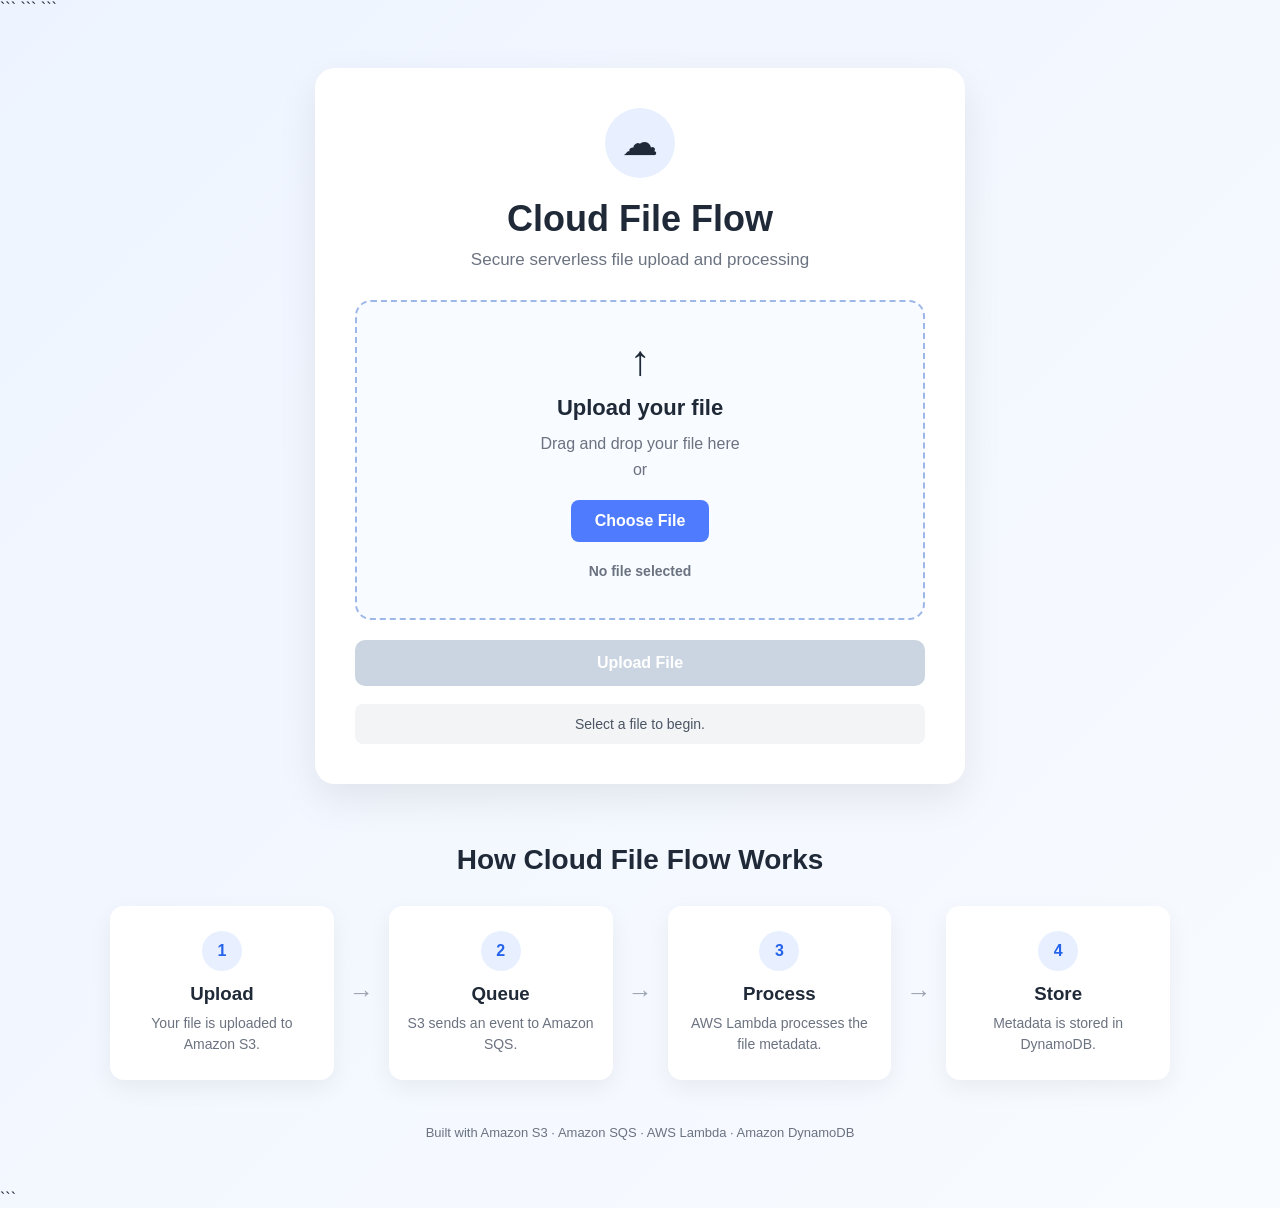
<file: index.html>
<!DOCTYPE html>

<html lang="en">
<head>
    <meta charset="UTF-8">
    <meta name="viewport" content="width=device-width, initial-scale=1.0">

```
<title>Cloud File Flow</title>

<link rel="stylesheet" href="style.css">
```

</head>

<body>

```
<main class="page">

    <section class="upload-card">

        <div class="logo">
            ☁
        </div>

        <h1>Cloud File Flow</h1>

        <p class="subtitle">
            Secure serverless file upload and processing
        </p>

        <div class="upload-area" id="uploadArea">

            <div class="upload-icon">
                ↑
            </div>

            <h2>Upload your file</h2>

            <p>
                Drag and drop your file here
                <br>
                or
            </p>

            <label for="fileInput" class="choose-button">
                Choose File
            </label>

            <input
                type="file"
                id="fileInput"
                hidden
            >

            <p class="file-info" id="fileInfo">
                No file selected
            </p>

        </div>

        <button
            id="uploadButton"
            class="upload-button"
            disabled
        >
            Upload File
        </button>

        <div class="status-box" id="statusBox">
            <span id="status">Select a file to begin.</span>
        </div>

    </section>


    <section class="workflow">

        <h2>How Cloud File Flow Works</h2>

        <div class="steps">

            <div class="step">
                <div class="step-icon">1</div>
                <h3>Upload</h3>
                <p>
                    Your file is uploaded to Amazon S3.
                </p>
            </div>

            <div class="arrow">→</div>

            <div class="step">
                <div class="step-icon">2</div>
                <h3>Queue</h3>
                <p>
                    S3 sends an event to Amazon SQS.
                </p>
            </div>

            <div class="arrow">→</div>

            <div class="step">
                <div class="step-icon">3</div>
                <h3>Process</h3>
                <p>
                    AWS Lambda processes the file metadata.
                </p>
            </div>

            <div class="arrow">→</div>

            <div class="step">
                <div class="step-icon">4</div>
                <h3>Store</h3>
                <p>
                    Metadata is stored in DynamoDB.
                </p>
            </div>

        </div>

    </section>


    <footer>
        <p>
            Built with Amazon S3 · Amazon SQS · AWS Lambda · Amazon DynamoDB
        </p>
    </footer>

</main>


<script src="script.js"></script>
```

</body>
</html>
</file>
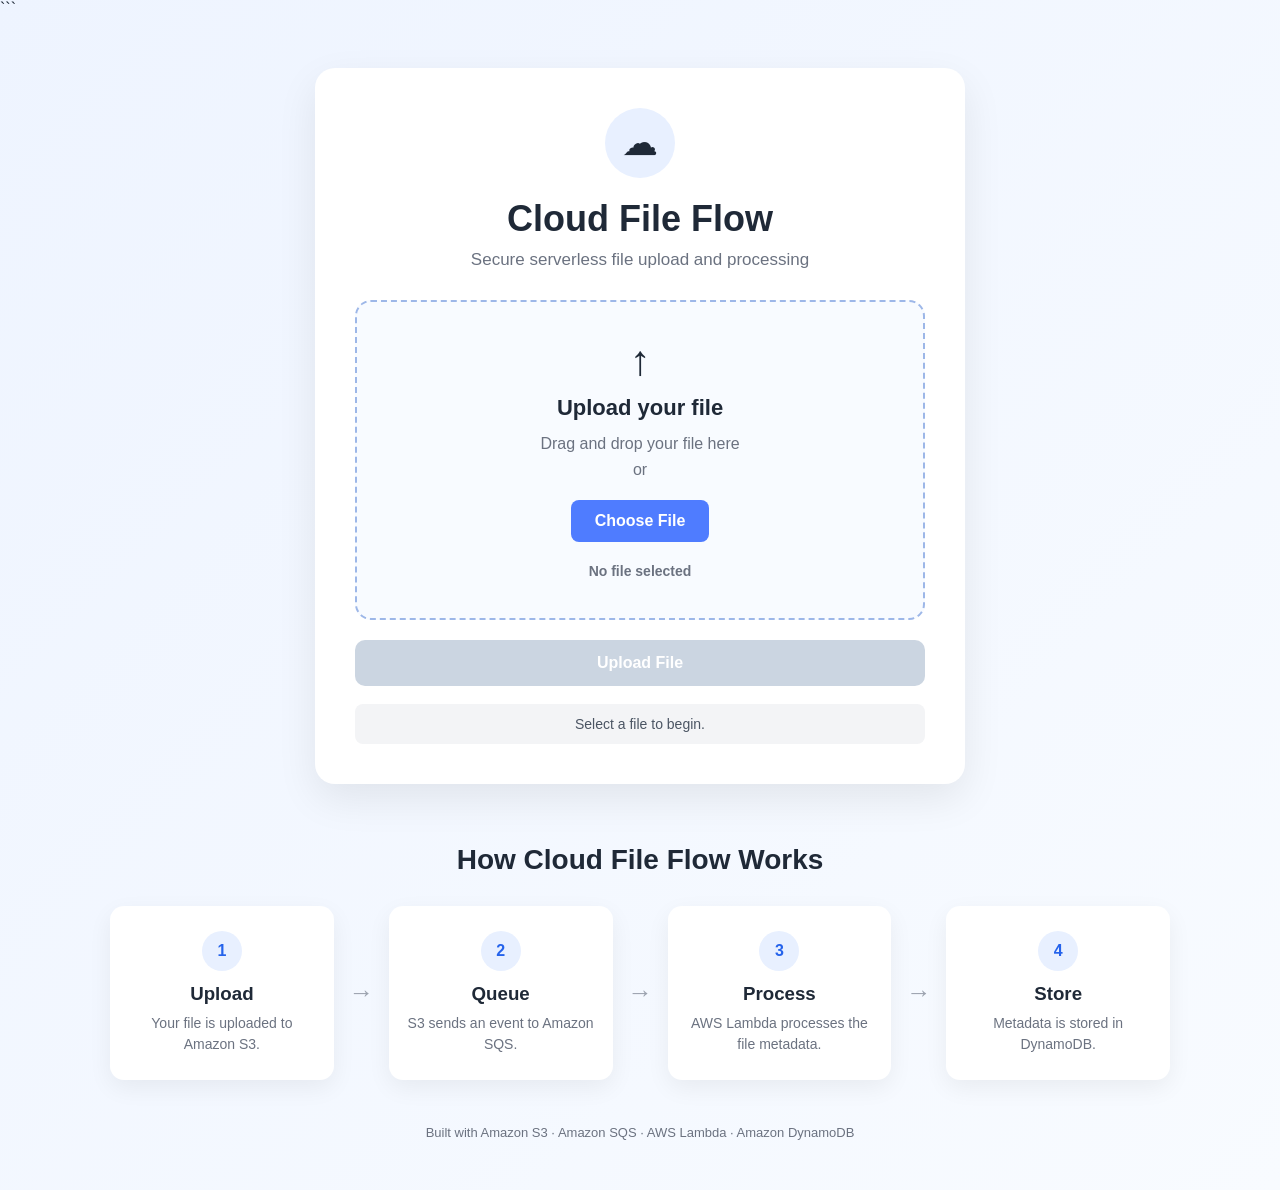
<file: website/index.html>
<!DOCTYPE html>

<html lang="en">
<head>
    <meta charset="UTF-8">
    <meta name="viewport" content="width=device-width, initial-scale=1.0">

```
<title>Cloud File Flow</title>

<link rel="stylesheet" href="style.css">

</head>

<body>


<main class="page">

    <section class="upload-card">

        <div class="logo">
            ☁
        </div>

        <h1>Cloud File Flow</h1>

        <p class="subtitle">
            Secure serverless file upload and processing
        </p>

        <div class="upload-area" id="uploadArea">

            <div class="upload-icon">
                ↑
            </div>

            <h2>Upload your file</h2>

            <p>
                Drag and drop your file here
                <br>
                or
            </p>

            <label for="fileInput" class="choose-button">
                Choose File
            </label>

            <input
                type="file"
                id="fileInput"
                hidden
            >

            <p class="file-info" id="fileInfo">
                No file selected
            </p>

        </div>

        <button
            id="uploadButton"
            class="upload-button"
            disabled
        >
            Upload File
        </button>

        <div class="status-box" id="statusBox">
            <span id="status">Select a file to begin.</span>
        </div>

    </section>


    <section class="workflow">

        <h2>How Cloud File Flow Works</h2>

        <div class="steps">

            <div class="step">
                <div class="step-icon">1</div>
                <h3>Upload</h3>
                <p>
                    Your file is uploaded to Amazon S3.
                </p>
            </div>

            <div class="arrow">→</div>

            <div class="step">
                <div class="step-icon">2</div>
                <h3>Queue</h3>
                <p>
                    S3 sends an event to Amazon SQS.
                </p>
            </div>

            <div class="arrow">→</div>

            <div class="step">
                <div class="step-icon">3</div>
                <h3>Process</h3>
                <p>
                    AWS Lambda processes the file metadata.
                </p>
            </div>

            <div class="arrow">→</div>

            <div class="step">
                <div class="step-icon">4</div>
                <h3>Store</h3>
                <p>
                    Metadata is stored in DynamoDB.
                </p>
            </div>

        </div>

    </section>


    <footer>
        <p>
            Built with Amazon S3 · Amazon SQS · AWS Lambda · Amazon DynamoDB
        </p>
    </footer>

</main>


<script src="script.js"></script>

</body>
</html>
</file>
<file: style.css>
* {
  margin: 0;
  padding: 0;
  box-sizing: border-box;
  }

body {
font-family: Arial, Helvetica, sans-serif;
background: linear-gradient(135deg, #eef4ff, #f8fbff);
color: #1f2937;
min-height: 100vh;
}

.page {
width: 100%;
max-width: 1100px;
margin: 0 auto;
padding: 50px 20px;
}

/* Upload Card */

.upload-card {
background: white;
max-width: 650px;
margin: 0 auto;
padding: 40px;
border-radius: 20px;
text-align: center;
box-shadow: 0 15px 40px rgba(0, 0, 0, 0.08);
}

.logo {
width: 70px;
height: 70px;
margin: 0 auto 20px;
display: flex;
align-items: center;
justify-content: center;
border-radius: 50%;
background: #e8f0ff;
font-size: 36px;
}

h1 {
font-size: 36px;
margin-bottom: 10px;
}

.subtitle {
color: #6b7280;
font-size: 17px;
margin-bottom: 30px;
}

/* Upload Area */

.upload-area {
border: 2px dashed #9db7e8;
border-radius: 16px;
padding: 35px 20px;
background: #f8fbff;
transition: 0.2s ease;
}

.upload-area:hover {
border-color: #4f7cff;
background: #f2f6ff;
}

.upload-icon {
font-size: 42px;
margin-bottom: 10px;
}

.upload-area h2 {
font-size: 22px;
margin-bottom: 10px;
}

.upload-area p {
color: #6b7280;
line-height: 1.6;
}

.choose-button {
display: inline-block;
margin-top: 18px;
padding: 12px 24px;
border-radius: 8px;
background: #4f7cff;
color: white;
font-weight: bold;
cursor: pointer;
transition: 0.2s ease;
}

.choose-button:hover {
background: #365fd6;
}

.file-info {
margin-top: 18px;
font-size: 14px;
font-weight: bold;
}

/* Upload Button */

.upload-button {
width: 100%;
margin-top: 20px;
padding: 14px;
border: none;
border-radius: 10px;
background: #2563eb;
color: white;
font-size: 16px;
font-weight: bold;
cursor: pointer;
transition: 0.2s ease;
}

.upload-button:hover:not(:disabled) {
background: #1d4ed8;
}

.upload-button:disabled {
background: #cbd5e1;
cursor: not-allowed;
}

/* Status */

.status-box {
margin-top: 18px;
padding: 12px;
border-radius: 8px;
background: #f3f4f6;
color: #4b5563;
font-size: 14px;
}

/* Workflow */

.workflow {
margin-top: 60px;
text-align: center;
}

.workflow h2 {
font-size: 28px;
margin-bottom: 30px;
}

.steps {
display: flex;
align-items: stretch;
justify-content: center;
gap: 15px;
}

.step {
flex: 1;
background: white;
padding: 25px 15px;
border-radius: 14px;
box-shadow: 0 8px 25px rgba(0, 0, 0, 0.06);
}

.step-icon {
width: 40px;
height: 40px;
margin: 0 auto 12px;
display: flex;
align-items: center;
justify-content: center;
border-radius: 50%;
background: #e8f0ff;
color: #2563eb;
font-weight: bold;
}

.step h3 {
margin-bottom: 8px;
}

.step p {
color: #6b7280;
font-size: 14px;
line-height: 1.5;
}

.arrow {
    display: flex;
    align-items: center;
    justify-content: center;
    align-self: center;
    min-width: 25px;
    font-size: 25px;
    color: #9ca3af;
}
/* Footer */

footer {
margin-top: 45px;
text-align: center;
color: #6b7280;
font-size: 13px;
}

/* Mobile */

@media (max-width: 800px) {

```
.steps {
    flex-direction: column;
}

.arrow {
    justify-content: center;
    transform: rotate(90deg);
}

.upload-card {
    padding: 30px 20px;
}

h1 {
    font-size: 30px;
}
```

}
</file>
<file: website/style.css>
* {
  margin: 0;
  padding: 0;
  box-sizing: border-box;
  }

body {
font-family: Arial, Helvetica, sans-serif;
background: linear-gradient(135deg, #eef4ff, #f8fbff);
color: #1f2937;
min-height: 100vh;
}

.page {
width: 100%;
max-width: 1100px;
margin: 0 auto;
padding: 50px 20px;
}

/* Upload Card */

.upload-card {
background: white;
max-width: 650px;
margin: 0 auto;
padding: 40px;
border-radius: 20px;
text-align: center;
box-shadow: 0 15px 40px rgba(0, 0, 0, 0.08);
}

.logo {
width: 70px;
height: 70px;
margin: 0 auto 20px;
display: flex;
align-items: center;
justify-content: center;
border-radius: 50%;
background: #e8f0ff;
font-size: 36px;
}

h1 {
font-size: 36px;
margin-bottom: 10px;
}

.subtitle {
color: #6b7280;
font-size: 17px;
margin-bottom: 30px;
}

/* Upload Area */

.upload-area {
border: 2px dashed #9db7e8;
border-radius: 16px;
padding: 35px 20px;
background: #f8fbff;
transition: 0.2s ease;
}

.upload-area:hover {
border-color: #4f7cff;
background: #f2f6ff;
}

.upload-icon {
font-size: 42px;
margin-bottom: 10px;
}

.upload-area h2 {
font-size: 22px;
margin-bottom: 10px;
}

.upload-area p {
color: #6b7280;
line-height: 1.6;
}

.choose-button {
display: inline-block;
margin-top: 18px;
padding: 12px 24px;
border-radius: 8px;
background: #4f7cff;
color: white;
font-weight: bold;
cursor: pointer;
transition: 0.2s ease;
}

.choose-button:hover {
background: #365fd6;
}

.file-info {
margin-top: 18px;
font-size: 14px;
font-weight: bold;
}

/* Upload Button */

.upload-button {
width: 100%;
margin-top: 20px;
padding: 14px;
border: none;
border-radius: 10px;
background: #2563eb;
color: white;
font-size: 16px;
font-weight: bold;
cursor: pointer;
transition: 0.2s ease;
}

.upload-button:hover:not(:disabled) {
background: #1d4ed8;
}

.upload-button:disabled {
background: #cbd5e1;
cursor: not-allowed;
}

/* Status */

.status-box {
margin-top: 18px;
padding: 12px;
border-radius: 8px;
background: #f3f4f6;
color: #4b5563;
font-size: 14px;
}

/* Workflow */

.workflow {
margin-top: 60px;
text-align: center;
}

.workflow h2 {
font-size: 28px;
margin-bottom: 30px;
}

.steps {
display: flex;
align-items: stretch;
justify-content: center;
gap: 15px;
}

.step {
flex: 1;
background: white;
padding: 25px 15px;
border-radius: 14px;
box-shadow: 0 8px 25px rgba(0, 0, 0, 0.06);
}

.step-icon {
width: 40px;
height: 40px;
margin: 0 auto 12px;
display: flex;
align-items: center;
justify-content: center;
border-radius: 50%;
background: #e8f0ff;
color: #2563eb;
font-weight: bold;
}

.step h3 {
margin-bottom: 8px;
}

.step p {
color: #6b7280;
font-size: 14px;
line-height: 1.5;
}

.arrow {
    display: flex;
    align-items: center;
    justify-content: center;
    align-self: center;
    min-width: 25px;
    font-size: 25px;
    color: #9ca3af;
}
/* Footer */

footer {
margin-top: 45px;
text-align: center;
color: #6b7280;
font-size: 13px;
}

/* Mobile */

@media (max-width: 800px) {

```
.steps {
    flex-direction: column;
}

.arrow {
    justify-content: center;
    transform: rotate(90deg);
}

.upload-card {
    padding: 30px 20px;
}

h1 {
    font-size: 30px;
}
```

}
</file>
